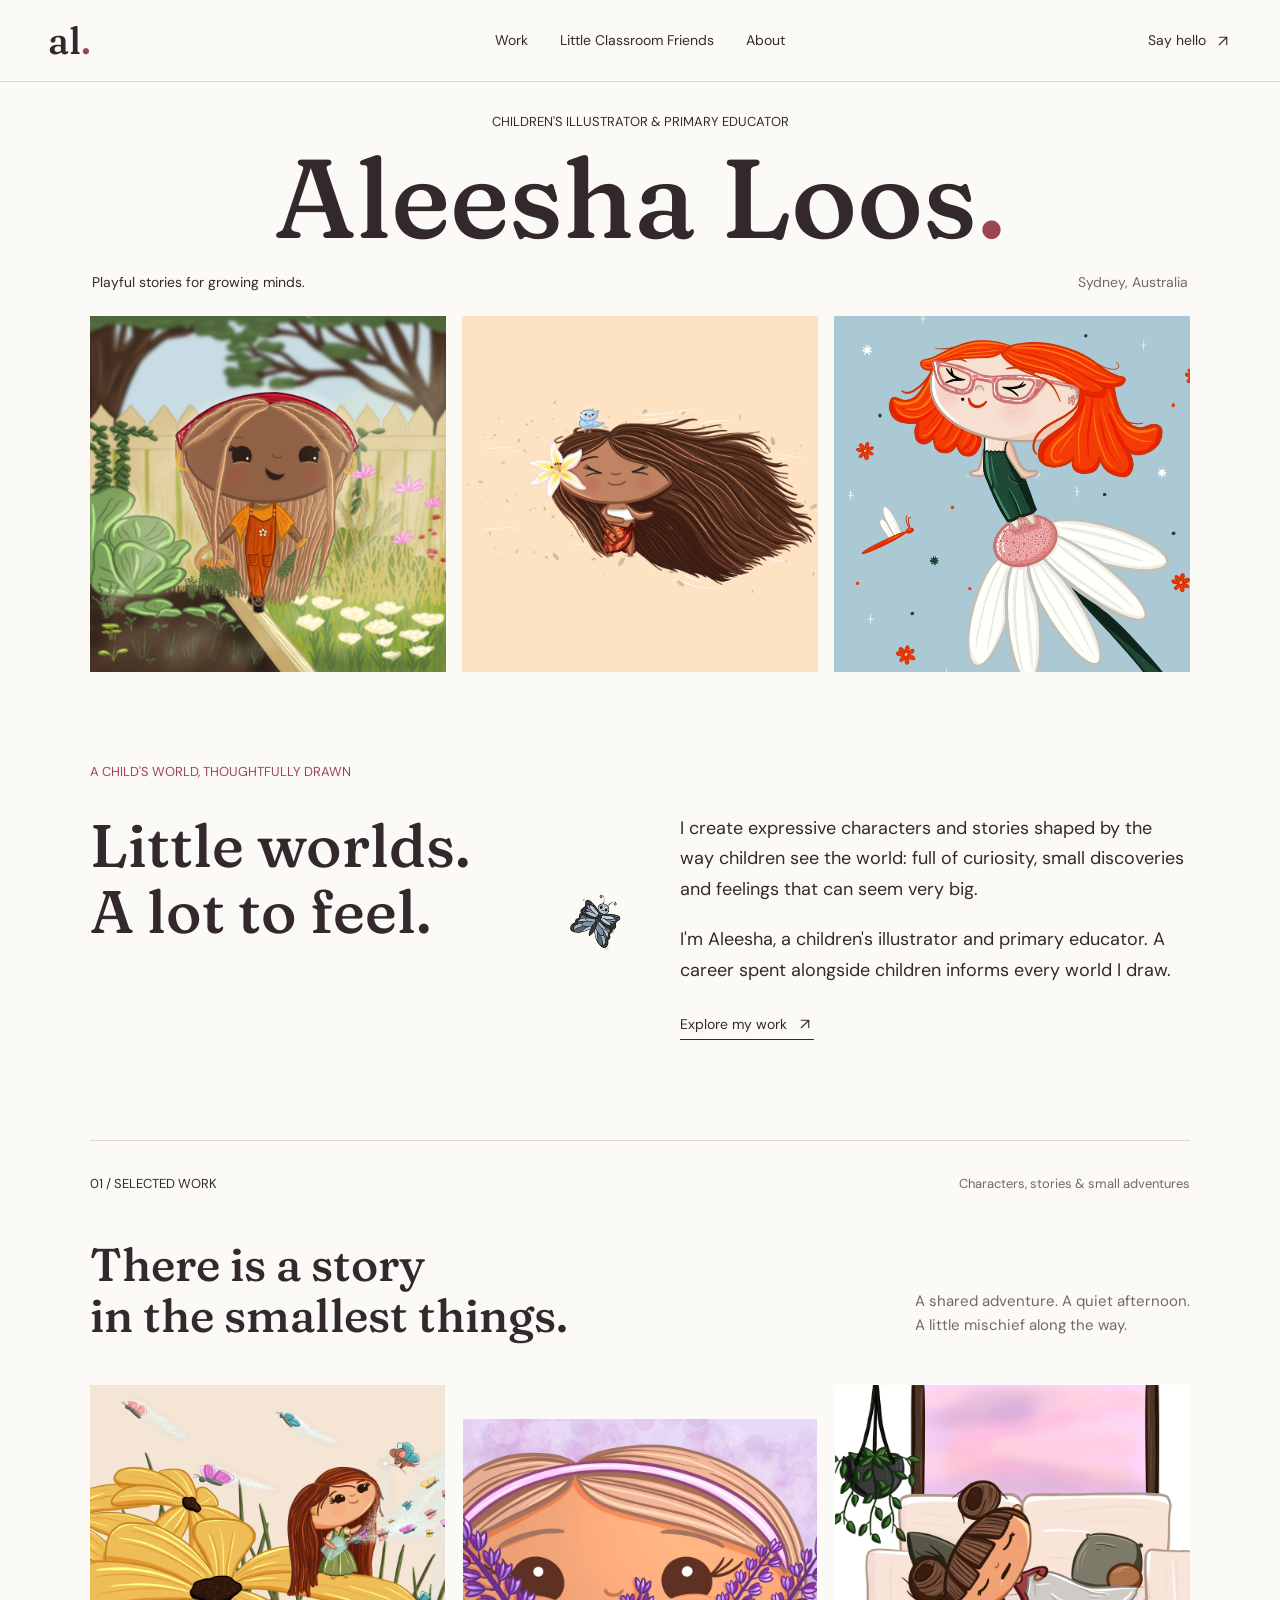
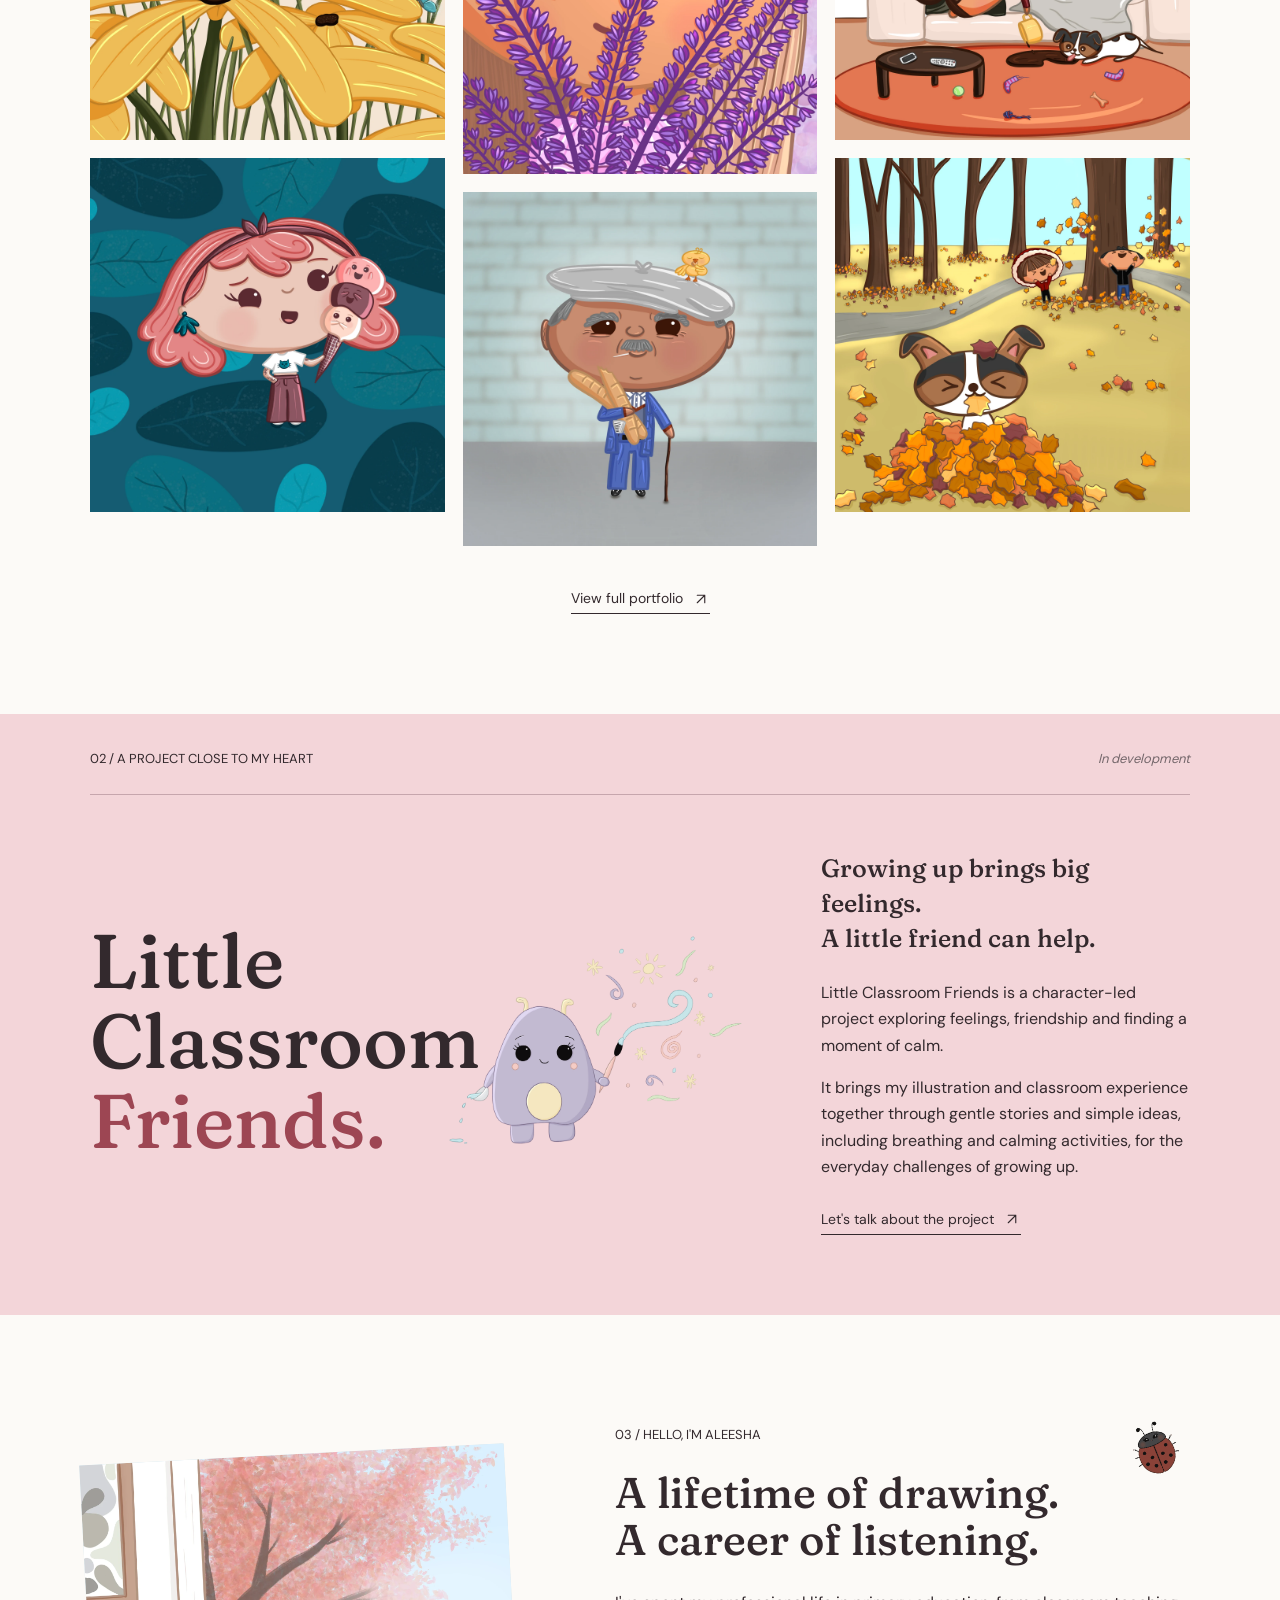
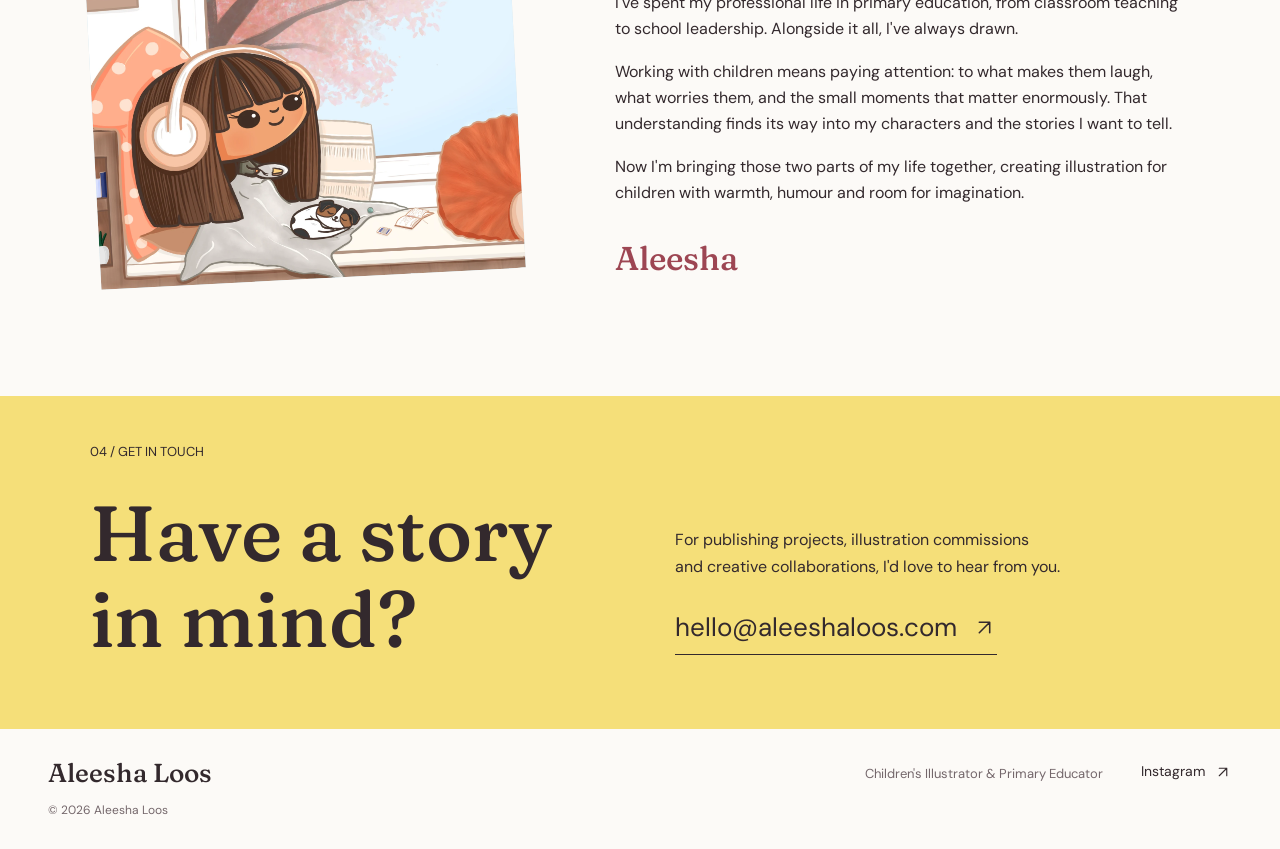
<file: index.html>
<!doctype html>
<html lang="en-AU">
<head>
  <meta charset="utf-8" />
  <meta name="viewport" content="width=device-width, initial-scale=1" />
  <meta name="theme-color" content="#fcfaf7" />
  <title>Aleesha Loos | Children's Illustrator &amp; Primary Educator</title>
  <meta name="description" content="Expressive characters and little worlds by Aleesha Loos, a Sydney-based children's illustrator and primary educator. Publishing projects and illustration commissions." />
  <link rel="icon" type="image/svg+xml" href="favicon.svg" />
  <link rel="preload" href="assets/fonts/fraunces-medium.ttf" as="font" type="font/ttf" crossorigin />
  <link rel="preload" href="assets/fonts/dm-sans-regular.ttf" as="font" type="font/ttf" crossorigin />
  <link rel="stylesheet" href="styles.css?v=20260913-3" />
  <script src="script.js?v=20260913-3" defer></script>
</head>
<body>
  <a class="skip-link" href="#main">Skip to content</a>
  <!-- Icons from Lucide, ISC licence. -->
  <svg class="icon-definitions" xmlns="http://www.w3.org/2000/svg" aria-hidden="true">
    <symbol id="arrow-up-right" viewBox="0 0 24 24"><path d="M7 7h10v10M7 17 17 7"/></symbol>
    <symbol id="chevron-left" viewBox="0 0 24 24"><path d="m15 18-6-6 6-6"/></symbol>
    <symbol id="chevron-right" viewBox="0 0 24 24"><path d="m9 18 6-6-6-6"/></symbol>
    <symbol id="close" viewBox="0 0 24 24"><path d="M18 6 6 18m0-12 12 12"/></symbol>
  </svg>
  <header class="site-header">
    <a href="#top" class="wordmark" aria-label="Aleesha Loos, home">al<span>.</span></a>
    <nav aria-label="Main navigation"><a href="#portfolio">Work</a><a href="#little-classroom-friends">Little Classroom Friends</a><a href="#about">About</a></nav>
    <a class="header-contact" href="#contact">Say hello <svg class="icon" aria-hidden="true"><use href="#arrow-up-right"/></svg></a>
  </header>
  <main id="main">
    <section class="opening" id="top" aria-labelledby="site-title">
      <div class="masthead">
        <p class="eyebrow">Children's Illustrator &amp; Primary Educator</p>
        <h1 id="site-title">Aleesha Loos<span class="name-period">.</span></h1>
        <div class="masthead-bottom"><p>Playful stories for growing minds.</p><p>Sydney, Australia</p></div>
      </div>
      <div class="opening-gallery"><figure class="work-item"><button type="button" class="art-button" aria-label="View garden illustration"><span class="art-window hero-art"><img src="assets/portfolio/hero-01.webp" alt="An illustrated child with long textured hair and an orange outfit walking through a garden." fetchpriority="high" decoding="async" /></span><span class="view-art" aria-hidden="true"><svg class="icon" aria-hidden="true"><use href="#arrow-up-right"/></svg></span></button></figure>
<figure class="work-item"><button type="button" class="art-button" aria-label="View breeze illustration"><span class="art-window hero-art"><img src="assets/portfolio/hero-02.webp" alt="A smiling illustrated girl with a flower tucked into her long hair as it blows in the breeze." fetchpriority="high" decoding="async" /></span><span class="view-art" aria-hidden="true"><svg class="icon" aria-hidden="true"><use href="#arrow-up-right"/></svg></span></button></figure>
<figure class="work-item"><button type="button" class="art-button" aria-label="View daisy illustration"><span class="art-window hero-art"><img src="assets/portfolio/hero-03.webp" alt="An orange-haired character in glasses balancing on the centre of a white daisy." fetchpriority="high" decoding="async" /></span><span class="view-art" aria-hidden="true"><svg class="icon" aria-hidden="true"><use href="#arrow-up-right"/></svg></span></button></figure></div>
    </section>
    <section class="introduction section-wrap" aria-labelledby="intro-title">
      <p class="eyebrow section-label">A child's world, thoughtfully drawn</p>
      <div class="intro-layout">
        <div class="intro-heading"><h2 id="intro-title">Little worlds.<br />A lot to feel.</h2><img class="page-detail page-detail-butterfly" src="assets/portfolio/detail-04.webp" alt="" aria-hidden="true" /></div>
        <div class="intro-copy">
          <p>I create expressive characters and stories shaped by the way children see the world: full of curiosity, small discoveries and feelings that can seem very big.</p>
          <p>I'm Aleesha, a children's illustrator and primary educator. A career spent alongside children informs every world I draw.</p>
          <a class="text-link" href="#portfolio">Explore my work <svg class="icon" aria-hidden="true"><use href="#arrow-up-right"/></svg></a>
        </div>
      </div>
    </section>
    <section class="selected-work section-wrap" id="portfolio" aria-labelledby="work-title">
      <div class="section-topline"><p class="eyebrow">01 / Selected work</p><p>Characters, stories &amp; small adventures</p></div>
      <div class="work-heading"><h2 id="work-title">There is a story<br />in the smallest things.</h2><p>A shared adventure. A quiet afternoon.<br />A little mischief along the way.</p></div>
      <div class="story-grid"><figure class="work-item"><button type="button" class="art-button" aria-label="View flower illustration"><span class="art-window portfolio-art"><img src="assets/portfolio/work-01.webp" alt="A small illustrated girl exploring among towering yellow flowers and drifting butterflies." loading="lazy" decoding="async" /></span><span class="view-art" aria-hidden="true"><svg class="icon" aria-hidden="true"><use href="#arrow-up-right"/></svg></span></button></figure>
<figure class="work-item"><button type="button" class="art-button" aria-label="View lavender illustration"><span class="art-window portfolio-art"><img src="assets/portfolio/work-02.webp" alt="A close portrait of a smiling child peeking through purple lavender stems." loading="lazy" decoding="async" /></span><span class="view-art" aria-hidden="true"><svg class="icon" aria-hidden="true"><use href="#arrow-up-right"/></svg></span></button></figure>
<figure class="work-item"><button type="button" class="art-button" aria-label="View quiet afternoon illustration"><span class="art-window portfolio-art"><img src="assets/portfolio/work-03.webp" alt="A character resting on a sofa beside a sleeping dog in a warm living room." loading="lazy" decoding="async" /></span><span class="view-art" aria-hidden="true"><svg class="icon" aria-hidden="true"><use href="#arrow-up-right"/></svg></span></button></figure>
<figure class="work-item"><button type="button" class="art-button" aria-label="View ice cream illustration"><span class="art-window portfolio-art"><img src="assets/portfolio/work-04.webp" alt="A cheerful pink-haired ice-cream seller carrying three smiling scoops." loading="lazy" decoding="async" /></span><span class="view-art" aria-hidden="true"><svg class="icon" aria-hidden="true"><use href="#arrow-up-right"/></svg></span></button></figure>
<figure class="work-item"><button type="button" class="art-button" aria-label="View baker illustration"><span class="art-window portfolio-art"><img src="assets/portfolio/work-05.webp" alt="A smiling neighbourhood baker carrying baguettes beneath a silver tray." loading="lazy" decoding="async" /></span><span class="view-art" aria-hidden="true"><svg class="icon" aria-hidden="true"><use href="#arrow-up-right"/></svg></span></button></figure>
<figure class="work-item"><button type="button" class="art-button" aria-label="View autumn illustration"><span class="art-window portfolio-art"><img src="assets/portfolio/work-06.webp" alt="A dog hiding in a heap of autumn leaves while two children play among the trees." loading="lazy" decoding="async" /></span><span class="view-art" aria-hidden="true"><svg class="icon" aria-hidden="true"><use href="#arrow-up-right"/></svg></span></button></figure></div>
      <div class="portfolio-more"><a class="text-link" href="portfolio/">View full portfolio <svg class="icon" aria-hidden="true"><use href="#arrow-up-right"/></svg></a></div>
    </section>
    <section class="friends-section" id="little-classroom-friends" aria-labelledby="friends-title">
      <div class="section-wrap friends-inner">
        <div class="section-topline"><p class="eyebrow">02 / A project close to my heart</p><p class="project-status">In development</p></div>
        <div class="friends-layout">
          <h2 id="friends-title">Little<br />Classroom<br /><span>Friends.</span></h2>
          <div class="friends-visual">
            <img class="friend-main" src="assets/portfolio/classroom-friends.webp" alt="A gentle purple classroom friend painting colourful curls in the air." loading="lazy" decoding="async" />
          </div>
          <div class="friends-copy">
            <p class="lead">Growing up brings big feelings.<br />A little friend can help.</p>
            <p>Little Classroom Friends is a character-led project exploring feelings, friendship and finding a moment of calm.</p>
            <p>It brings my illustration and classroom experience together through gentle stories and simple ideas, including breathing and calming activities, for the everyday challenges of growing up.</p>
            <a class="text-link" href="mailto:hello@aleeshaloos.com?subject=Little%20Classroom%20Friends">Let's talk about the project <svg class="icon" aria-hidden="true"><use href="#arrow-up-right"/></svg></a>
          </div>
        </div>
      </div>
    </section>
    <section class="about-section section-wrap" id="about" aria-labelledby="about-title">
      <div class="about-art"><figure><span class="art-window about-portrait"><img src="assets/portfolio/about-aleesha.webp" alt="An illustrated self-portrait of Aleesha wearing headphones and reading beside a window, with a small dog tucked under her arm." loading="lazy" decoding="async" /></span></figure></div>
      <div class="about-copy">
        <img class="page-detail page-detail-ladybird" src="assets/portfolio/detail-01.webp" alt="" aria-hidden="true" />
        <p class="eyebrow">03 / Hello, I'm Aleesha</p>
        <h2 id="about-title">A lifetime of drawing.<br />A career of listening.</h2>
        <p>I've spent my professional life in primary education, from classroom teaching to school leadership. Alongside it all, I've always drawn.</p>
        <p>Working with children means paying attention: to what makes them laugh, what worries them, and the small moments that matter enormously. That understanding finds its way into my characters and the stories I want to tell.</p>
        <p>Now I'm bringing those two parts of my life together, creating illustration for children with warmth, humour and room for imagination.</p>
        <p class="about-signature">Aleesha</p>
      </div>
    </section>
    <section class="contact-section" id="contact" aria-labelledby="contact-title">
      <div class="section-wrap contact-inner">
        <p class="eyebrow">04 / Get in touch</p>
        <h2 id="contact-title">Have a story<br />in mind?</h2>
        <div class="contact-details"><p>For publishing projects, illustration commissions<br class="desktop-break" /> and creative collaborations, I'd love to hear from you.</p><a class="email-link" href="mailto:hello@aleeshaloos.com">hello@aleeshaloos.com <svg class="icon" aria-hidden="true"><use href="#arrow-up-right"/></svg></a></div>
      </div>
    </section>
  </main>
  <footer class="site-footer">
    <a class="footer-name" href="#top">Aleesha Loos</a>
    <p>Children's Illustrator &amp; Primary Educator</p>
    <a class="text-link" href="https://www.instagram.com/leeshys_art/" target="_blank" rel="noopener noreferrer">Instagram <svg class="icon" aria-hidden="true"><use href="#arrow-up-right"/></svg></a>
    <p class="copyright">&copy; 2026 Aleesha Loos</p>
  </footer>
  <dialog class="art-dialog" aria-label="Artwork preview">
    <div class="dialog-toolbar"><div class="dialog-navigation"><button type="button" class="icon-button dialog-previous" aria-label="Previous illustration" title="Previous illustration"><svg class="icon" aria-hidden="true"><use href="#chevron-left"/></svg></button><span class="dialog-count" aria-live="polite"></span><button type="button" class="icon-button dialog-next" aria-label="Next illustration" title="Next illustration"><svg class="icon" aria-hidden="true"><use href="#chevron-right"/></svg></button></div><button type="button" class="icon-button dialog-close" aria-label="Close illustration" title="Close illustration"><svg class="icon" aria-hidden="true"><use href="#close"/></svg></button></div>
    <div class="dialog-art"></div>
    <div class="dialog-copy" hidden><h2 class="dialog-title"></h2><p class="dialog-description"></p></div>
  </dialog>
</body>
</html>
</file>
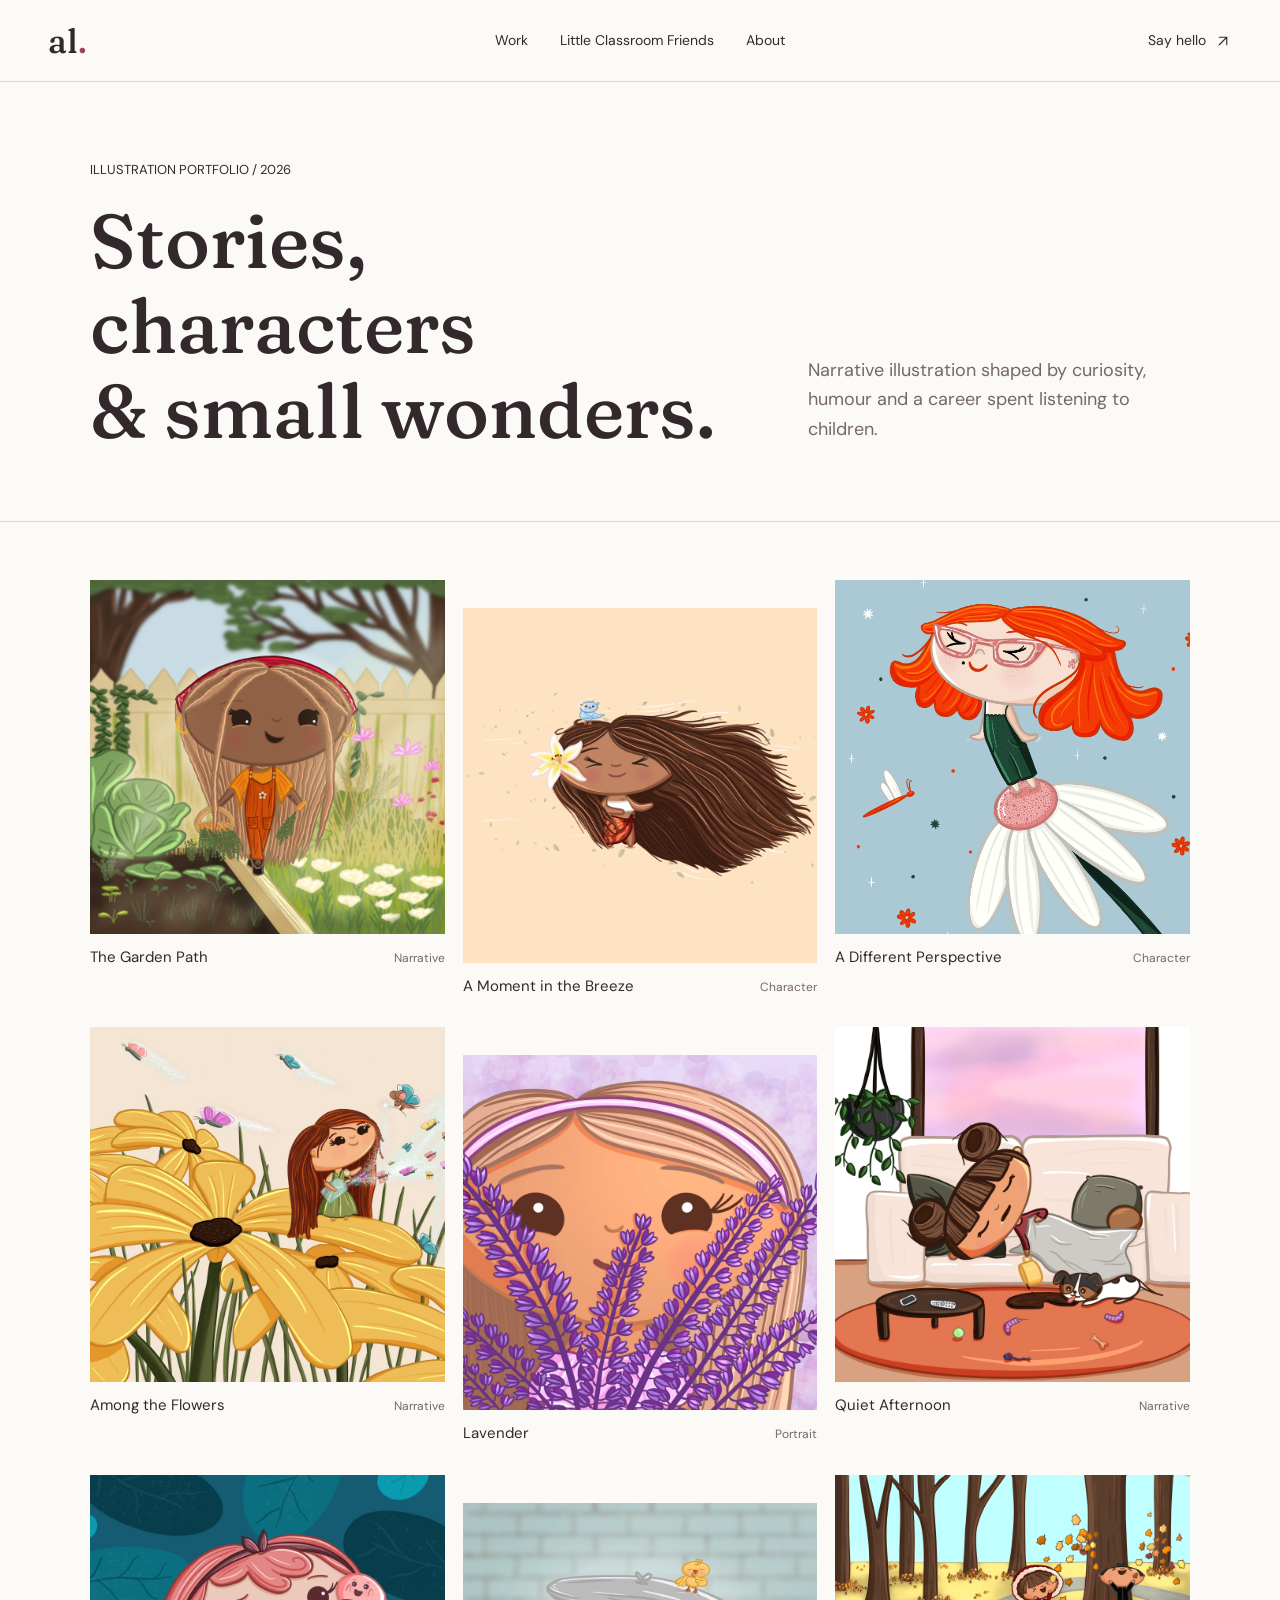
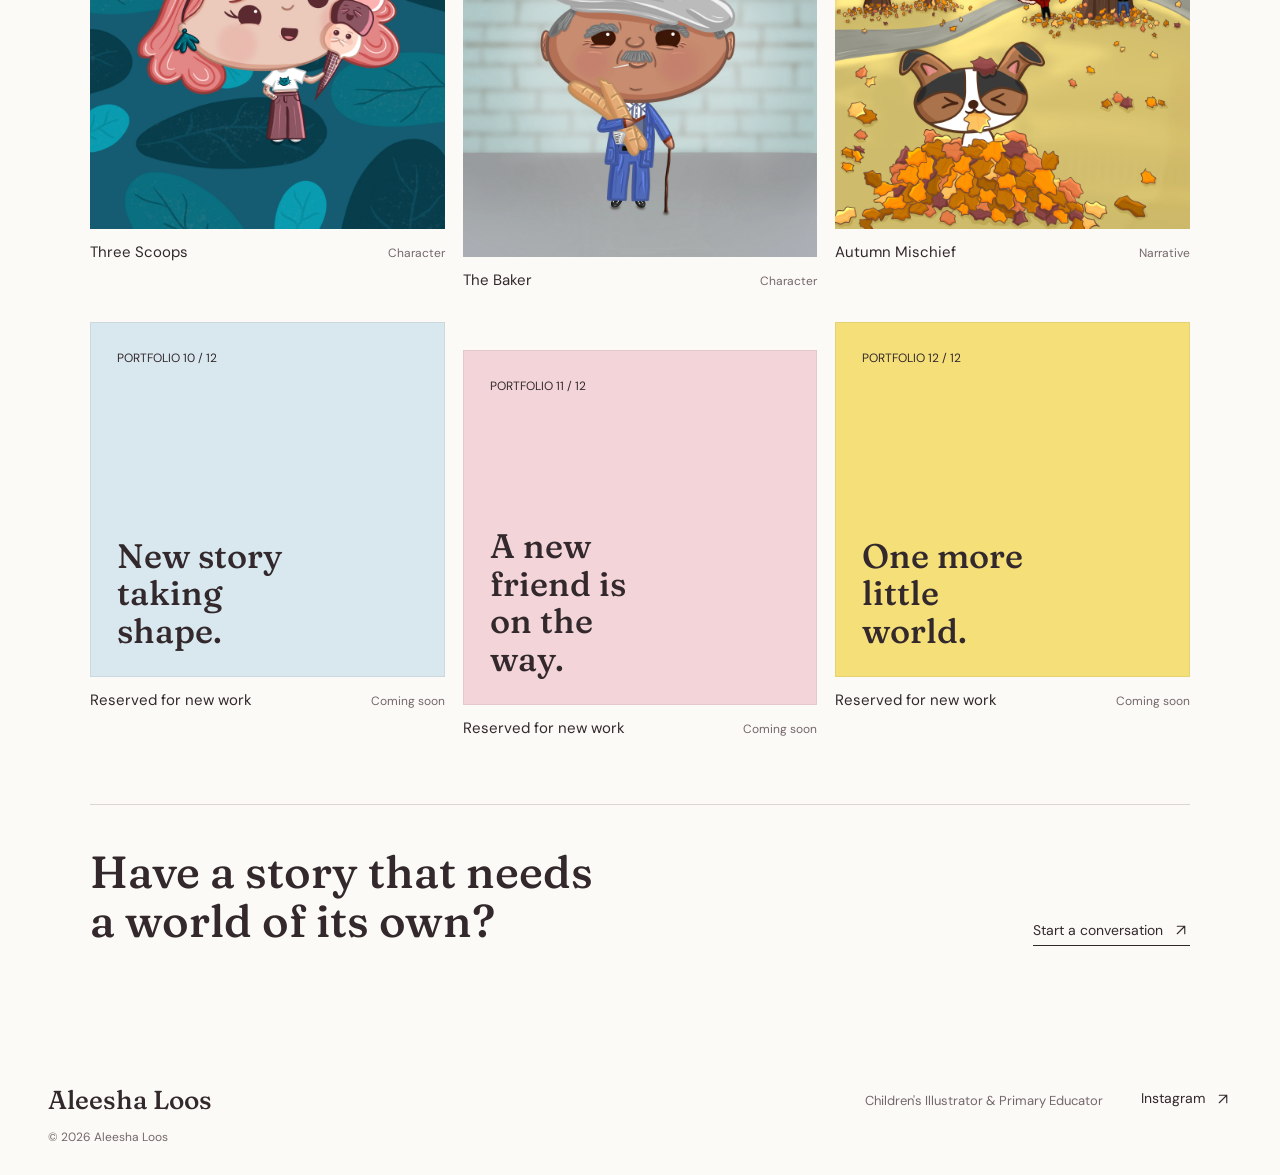
<file: portfolio/index.html>
<!doctype html>
<html lang="en-AU">
<head>
  <meta charset="utf-8" />
  <meta name="viewport" content="width=device-width, initial-scale=1" />
  <meta name="theme-color" content="#fcfaf7" />
  <title>Portfolio | Aleesha Loos</title>
  <meta name="description" content="Selected children's illustration, character work and narrative scenes by Sydney illustrator and primary educator Aleesha Loos." />
  <link rel="icon" type="image/svg+xml" href="../favicon.svg" />
  <link rel="stylesheet" href="../styles.css?v=20260913-3" />
  <script src="../script.js?v=20260913-3" defer></script>
</head>
<body>
  <a class="skip-link" href="#main">Skip to content</a>
  <svg class="icon-definitions" xmlns="http://www.w3.org/2000/svg" aria-hidden="true">
    <symbol id="arrow-up-right" viewBox="0 0 24 24"><path d="M7 7h10v10M7 17 17 7"/></symbol>
    <symbol id="chevron-left" viewBox="0 0 24 24"><path d="m15 18-6-6 6-6"/></symbol>
    <symbol id="chevron-right" viewBox="0 0 24 24"><path d="m9 18 6-6-6-6"/></symbol>
    <symbol id="close" viewBox="0 0 24 24"><path d="M18 6 6 18m0-12 12 12"/></symbol>
  </svg>
  <header class="site-header inner-header">
    <a href="../" class="wordmark" aria-label="Aleesha Loos, home">al<span>.</span></a>
    <nav aria-label="Main navigation"><a href="./" aria-current="page">Work</a><a href="../#little-classroom-friends">Little Classroom Friends</a><a href="../#about">About</a></nav>
    <a class="header-contact" href="../#contact">Say hello <svg class="icon" aria-hidden="true"><use href="#arrow-up-right"/></svg></a>
  </header>
  <main id="main">
    <section class="page-hero">
      <div class="section-wrap page-hero-grid">
        <div><p class="eyebrow">Illustration portfolio / 2026</p><h1>Stories, characters<br />&amp; small wonders.</h1></div>
        <p class="page-hero-copy">Narrative illustration shaped by curiosity, humour and a career spent listening to children.</p>
      </div>
    </section>
    <section class="portfolio-page section-wrap" aria-label="Selected illustration portfolio">
      <div class="portfolio-page-grid">
        <figure class="portfolio-entry"><button class="art-button" type="button" data-art-title="The Garden Path" data-art-description="A quiet character moment built around curiosity, texture and the invitation to look a little closer." aria-label="View The Garden Path"><span class="art-window portfolio-art"><img src="../assets/portfolio/hero-01.webp" alt="An illustrated child walking through a garden." /></span><span class="view-art" aria-hidden="true"><svg class="icon"><use href="#arrow-up-right"/></svg></span></button><figcaption class="portfolio-meta"><h2>The Garden Path</h2><p>Narrative</p></figcaption></figure>
        <figure class="portfolio-entry"><button class="art-button" type="button" data-art-title="A Moment in the Breeze" data-art-description="An expressive portrait exploring movement, stillness and the small sensory moments children notice." aria-label="View A Moment in the Breeze"><span class="art-window portfolio-art"><img src="../assets/portfolio/hero-02.webp" alt="A smiling illustrated girl with long hair blowing in the breeze." /></span><span class="view-art" aria-hidden="true"><svg class="icon"><use href="#arrow-up-right"/></svg></span></button><figcaption class="portfolio-meta"><h2>A Moment in the Breeze</h2><p>Character</p></figcaption></figure>
        <figure class="portfolio-entry"><button class="art-button" type="button" data-art-title="A Different Perspective" data-art-description="A playful study in scale, balance and finding delight in an unexpected point of view." aria-label="View A Different Perspective"><span class="art-window portfolio-art"><img src="../assets/portfolio/hero-03.webp" alt="An orange-haired character balancing on a daisy." /></span><span class="view-art" aria-hidden="true"><svg class="icon"><use href="#arrow-up-right"/></svg></span></button><figcaption class="portfolio-meta"><h2>A Different Perspective</h2><p>Character</p></figcaption></figure>
        <figure class="portfolio-entry"><button class="art-button" type="button" data-art-title="Among the Flowers" data-art-description="A small explorer moves through a larger-than-life garden, following colour, movement and possibility." aria-label="View Among the Flowers"><span class="art-window portfolio-art"><img src="../assets/portfolio/work-01.webp" alt="A small illustrated girl among towering yellow flowers." loading="lazy" /></span><span class="view-art" aria-hidden="true"><svg class="icon"><use href="#arrow-up-right"/></svg></span></button><figcaption class="portfolio-meta"><h2>Among the Flowers</h2><p>Narrative</p></figcaption></figure>
        <figure class="portfolio-entry"><button class="art-button" type="button" data-art-title="Lavender" data-art-description="A close character portrait framed by colour, pattern and the feeling of hiding somewhere beautiful." aria-label="View Lavender"><span class="art-window portfolio-art"><img src="../assets/portfolio/work-02.webp" alt="A smiling child peeking through lavender stems." loading="lazy" /></span><span class="view-art" aria-hidden="true"><svg class="icon"><use href="#arrow-up-right"/></svg></span></button><figcaption class="portfolio-meta"><h2>Lavender</h2><p>Portrait</p></figcaption></figure>
        <figure class="portfolio-entry"><button class="art-button" type="button" data-art-title="Quiet Afternoon" data-art-description="A warm domestic scene about companionship, comfort and the stories hidden inside ordinary afternoons." aria-label="View Quiet Afternoon"><span class="art-window portfolio-art"><img src="../assets/portfolio/work-03.webp" alt="A character resting on a sofa beside a sleeping dog." loading="lazy" /></span><span class="view-art" aria-hidden="true"><svg class="icon"><use href="#arrow-up-right"/></svg></span></button><figcaption class="portfolio-meta"><h2>Quiet Afternoon</h2><p>Narrative</p></figcaption></figure>
        <figure class="portfolio-entry"><button class="art-button" type="button" data-art-title="Three Scoops" data-art-description="A bright character-led piece bringing personality and a little theatrical energy to a familiar treat." aria-label="View Three Scoops"><span class="art-window portfolio-art"><img src="../assets/portfolio/work-04.webp" alt="A cheerful ice-cream seller carrying three smiling scoops." loading="lazy" /></span><span class="view-art" aria-hidden="true"><svg class="icon"><use href="#arrow-up-right"/></svg></span></button><figcaption class="portfolio-meta"><h2>Three Scoops</h2><p>Character</p></figcaption></figure>
        <figure class="portfolio-entry"><button class="art-button" type="button" data-art-title="The Baker" data-art-description="A friendly neighbourhood character study with warmth, humour and storytelling in the smallest details." aria-label="View The Baker"><span class="art-window portfolio-art"><img src="../assets/portfolio/work-05.webp" alt="A smiling neighbourhood baker carrying baguettes." loading="lazy" /></span><span class="view-art" aria-hidden="true"><svg class="icon"><use href="#arrow-up-right"/></svg></span></button><figcaption class="portfolio-meta"><h2>The Baker</h2><p>Character</p></figcaption></figure>
        <figure class="portfolio-entry"><button class="art-button" type="button" data-art-title="Autumn Mischief" data-art-description="A seasonal scene full of movement, friendship and the irresistible opportunity presented by a pile of leaves." aria-label="View Autumn Mischief"><span class="art-window portfolio-art"><img src="../assets/portfolio/work-06.webp" alt="A dog hiding in autumn leaves while two children play." loading="lazy" /></span><span class="view-art" aria-hidden="true"><svg class="icon"><use href="#arrow-up-right"/></svg></span></button><figcaption class="portfolio-meta"><h2>Autumn Mischief</h2><p>Narrative</p></figcaption></figure>
        <div class="portfolio-entry"><div class="portfolio-placeholder"><span>Portfolio 10 / 12</span><strong>New story taking shape.</strong></div><div class="portfolio-meta"><h2>Reserved for new work</h2><p>Coming soon</p></div></div>
        <div class="portfolio-entry"><div class="portfolio-placeholder pink"><span>Portfolio 11 / 12</span><strong>A new friend is on the way.</strong></div><div class="portfolio-meta"><h2>Reserved for new work</h2><p>Coming soon</p></div></div>
        <div class="portfolio-entry"><div class="portfolio-placeholder yellow"><span>Portfolio 12 / 12</span><strong>One more little world.</strong></div><div class="portfolio-meta"><h2>Reserved for new work</h2><p>Coming soon</p></div></div>
      </div>
      <div class="portfolio-close"><h2>Have a story that needs<br />a world of its own?</h2><a class="text-link" href="mailto:hello@aleeshaloos.com?subject=Illustration%20enquiry">Start a conversation <svg class="icon"><use href="#arrow-up-right"/></svg></a></div>
    </section>
  </main>
  <footer class="site-footer"><a class="footer-name" href="../">Aleesha Loos</a><p>Children's Illustrator &amp; Primary Educator</p><a class="text-link" href="https://www.instagram.com/leeshys_art/" target="_blank" rel="noopener noreferrer">Instagram <svg class="icon"><use href="#arrow-up-right"/></svg></a><p class="copyright">&copy; 2026 Aleesha Loos</p></footer>
  <dialog class="art-dialog" aria-label="Artwork preview"><div class="dialog-toolbar"><div class="dialog-navigation"><button type="button" class="icon-button dialog-previous" aria-label="Previous illustration"><svg class="icon"><use href="#chevron-left"/></svg></button><span class="dialog-count" aria-live="polite"></span><button type="button" class="icon-button dialog-next" aria-label="Next illustration"><svg class="icon"><use href="#chevron-right"/></svg></button></div><button type="button" class="icon-button dialog-close" aria-label="Close illustration"><svg class="icon"><use href="#close"/></svg></button></div><div class="dialog-art"></div><div class="dialog-copy" hidden><h2 class="dialog-title"></h2><p class="dialog-description"></p></div></dialog>
</body>
</html>
</file>
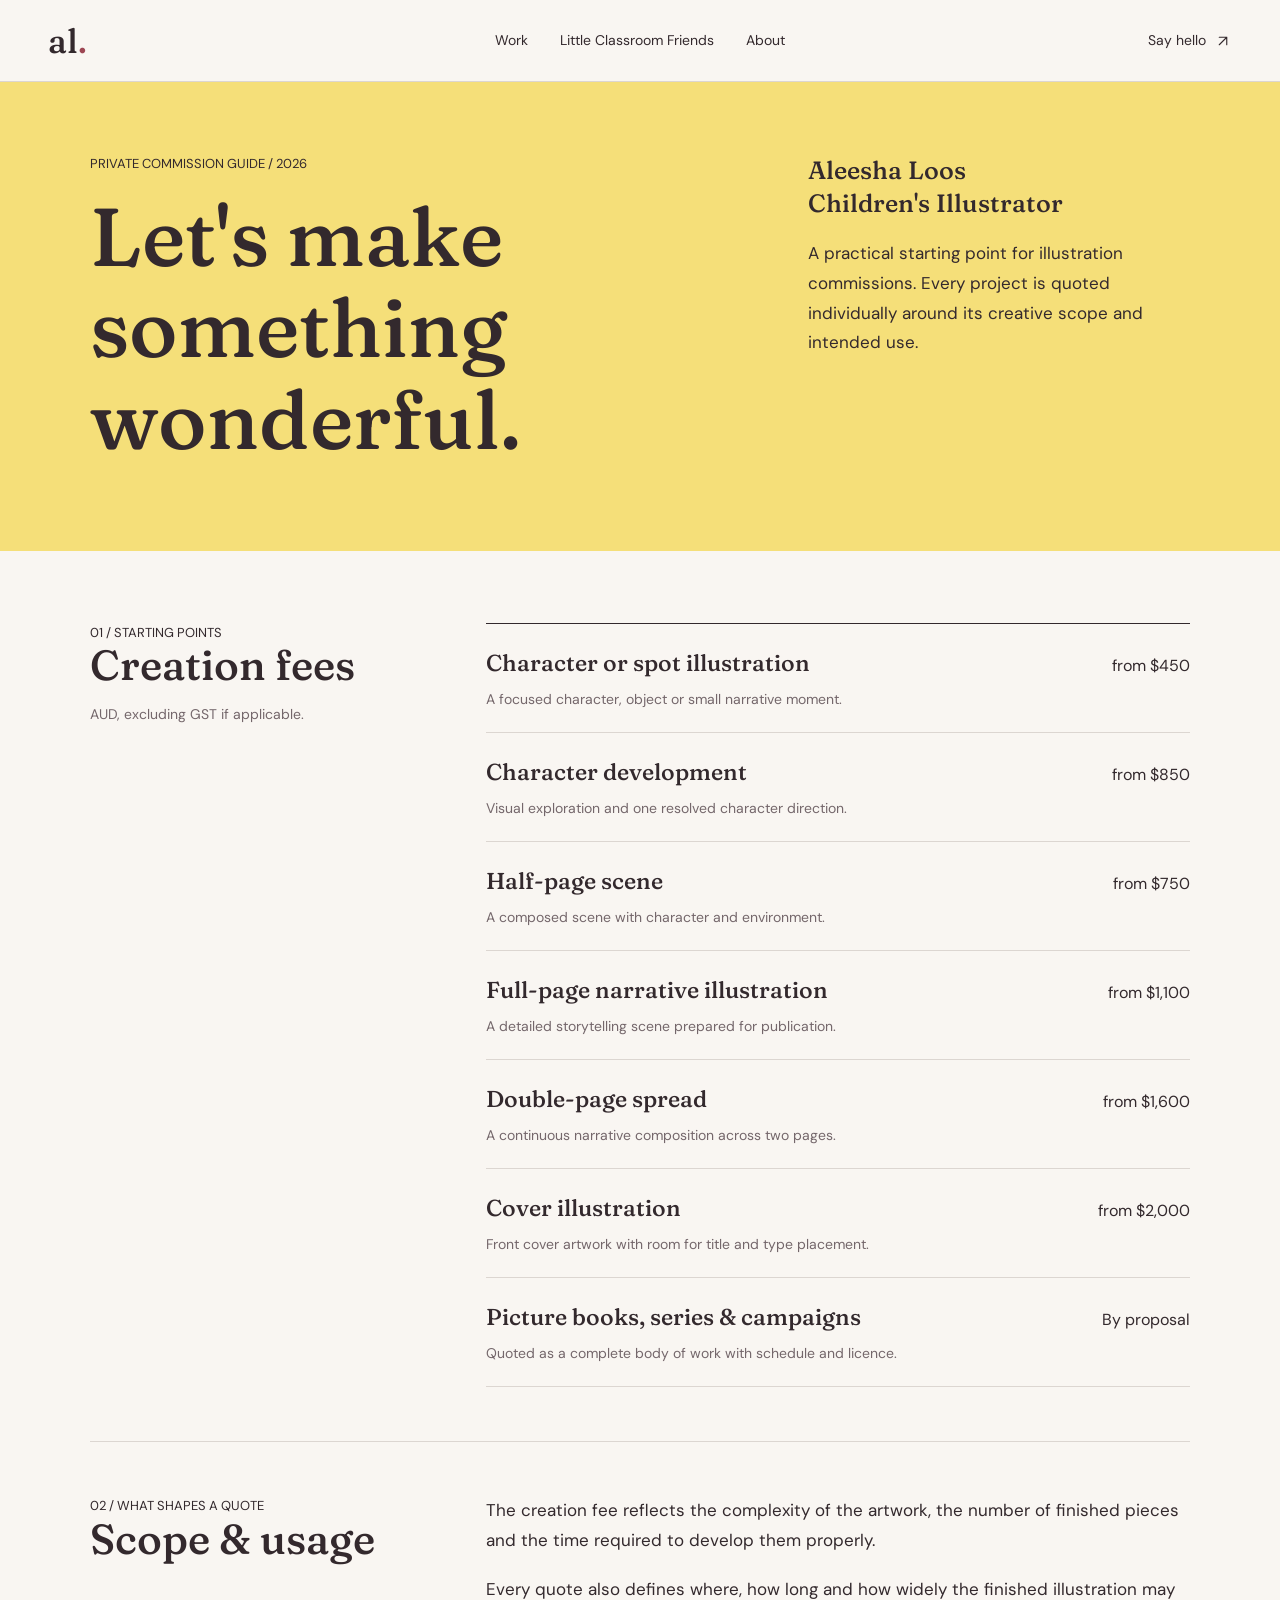
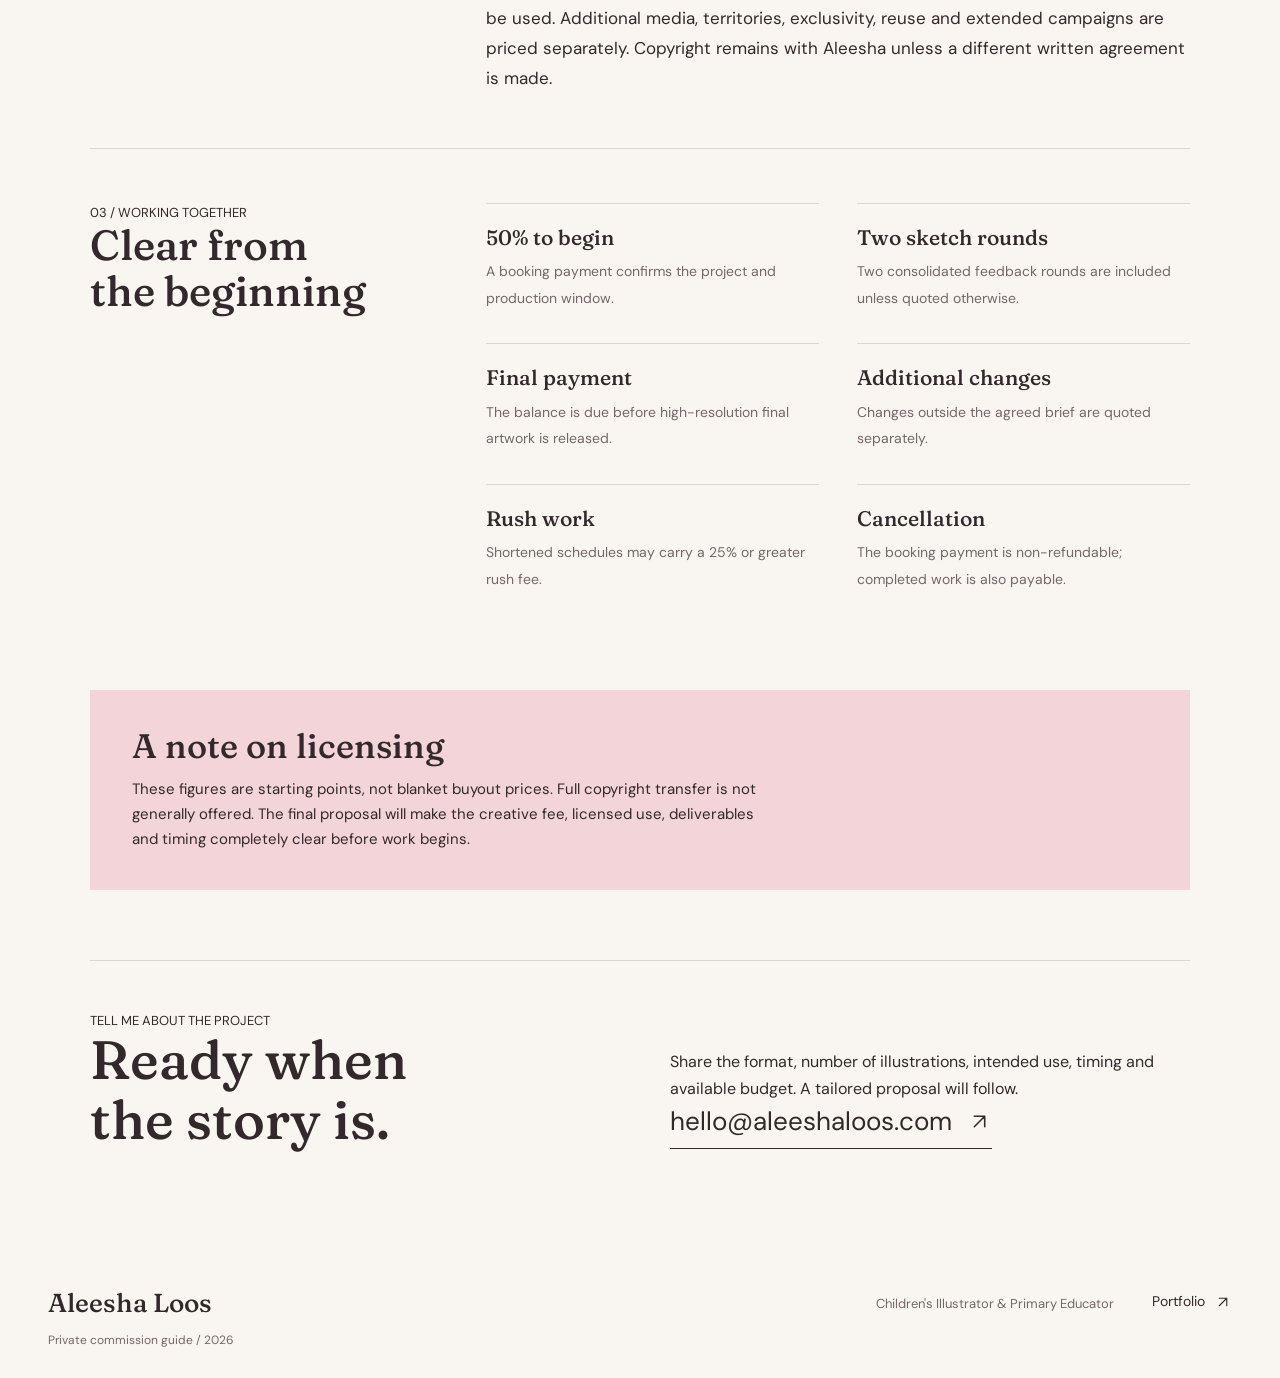
<file: rates/index.html>
<!doctype html>
<html lang="en-AU">
<head>
  <meta charset="utf-8" />
  <meta name="viewport" content="width=device-width, initial-scale=1" />
  <meta name="theme-color" content="#f5df79" />
  <meta name="robots" content="noindex, nofollow, noarchive" />
  <title>Commission Guide | Aleesha Loos</title>
  <meta name="description" content="Private 2026 illustration commission guide for Aleesha Loos." />
  <link rel="icon" type="image/svg+xml" href="../favicon.svg" />
  <link rel="stylesheet" href="../styles.css?v=20260913-3" />
</head>
<body class="rates-body">
  <a class="skip-link" href="#main">Skip to content</a>
  <svg class="icon-definitions" xmlns="http://www.w3.org/2000/svg" aria-hidden="true"><symbol id="arrow-up-right" viewBox="0 0 24 24"><path d="M7 7h10v10M7 17 17 7"/></symbol></svg>
  <header class="site-header inner-header"><a href="../" class="wordmark" aria-label="Aleesha Loos, home">al<span>.</span></a><nav aria-label="Main navigation"><a href="../portfolio/">Work</a><a href="../#little-classroom-friends">Little Classroom Friends</a><a href="../#about">About</a></nav><a class="header-contact" href="mailto:hello@aleeshaloos.com">Say hello <svg class="icon"><use href="#arrow-up-right"/></svg></a></header>
  <main id="main">
    <section class="rates-hero"><div class="section-wrap page-hero-grid"><div><p class="eyebrow">Private commission guide / 2026</p><h1>Let's make<br />something wonderful.</h1></div><div><p class="rates-stamp">Aleesha Loos<br />Children's Illustrator</p><p class="rates-intro">A practical starting point for illustration commissions. Every project is quoted individually around its creative scope and intended use.</p></div></div></section>
    <div class="rates-content section-wrap">
      <section class="rates-section"><div><p class="eyebrow">01 / Starting points</p><h2>Creation fees</h2><p class="rates-section-lead">AUD, excluding GST if applicable.</p></div><div class="rate-list">
        <div class="rate-row"><div><h3>Character or spot illustration</h3><p>A focused character, object or small narrative moment.</p></div><strong>from $450</strong></div>
        <div class="rate-row"><div><h3>Character development</h3><p>Visual exploration and one resolved character direction.</p></div><strong>from $850</strong></div>
        <div class="rate-row"><div><h3>Half-page scene</h3><p>A composed scene with character and environment.</p></div><strong>from $750</strong></div>
        <div class="rate-row"><div><h3>Full-page narrative illustration</h3><p>A detailed storytelling scene prepared for publication.</p></div><strong>from $1,100</strong></div>
        <div class="rate-row"><div><h3>Double-page spread</h3><p>A continuous narrative composition across two pages.</p></div><strong>from $1,600</strong></div>
        <div class="rate-row"><div><h3>Cover illustration</h3><p>Front cover artwork with room for title and type placement.</p></div><strong>from $2,000</strong></div>
        <div class="rate-row"><div><h3>Picture books, series &amp; campaigns</h3><p>Quoted as a complete body of work with schedule and licence.</p></div><strong>By proposal</strong></div>
      </div></section>
      <section class="rates-section"><div><p class="eyebrow">02 / What shapes a quote</p><h2>Scope &amp; usage</h2></div><div class="guide-copy"><p>The creation fee reflects the complexity of the artwork, the number of finished pieces and the time required to develop them properly.</p><p>Every quote also defines where, how long and how widely the finished illustration may be used. Additional media, territories, exclusivity, reuse and extended campaigns are priced separately. Copyright remains with Aleesha unless a different written agreement is made.</p></div></section>
      <section class="rates-section"><div><p class="eyebrow">03 / Working together</p><h2>Clear from the beginning</h2></div><ul class="guide-points">
        <li><strong>50% to begin</strong><span>A booking payment confirms the project and production window.</span></li>
        <li><strong>Two sketch rounds</strong><span>Two consolidated feedback rounds are included unless quoted otherwise.</span></li>
        <li><strong>Final payment</strong><span>The balance is due before high-resolution final artwork is released.</span></li>
        <li><strong>Additional changes</strong><span>Changes outside the agreed brief are quoted separately.</span></li>
        <li><strong>Rush work</strong><span>Shortened schedules may carry a 25% or greater rush fee.</span></li>
        <li><strong>Cancellation</strong><span>The booking payment is non-refundable; completed work is also payable.</span></li>
      </ul></section>
      <div class="rates-note"><h2>A note on licensing</h2><p>These figures are starting points, not blanket buyout prices. Full copyright transfer is not generally offered. The final proposal will make the creative fee, licensed use, deliverables and timing completely clear before work begins.</p></div>
      <section class="rates-cta"><div><p class="eyebrow">Tell me about the project</p><h2>Ready when<br />the story is.</h2></div><div><p>Share the format, number of illustrations, intended use, timing and available budget. A tailored proposal will follow.</p><a class="email-link" href="mailto:hello@aleeshaloos.com?subject=Illustration%20commission">hello@aleeshaloos.com <svg class="icon"><use href="#arrow-up-right"/></svg></a></div></section>
    </div>
  </main>
  <footer class="site-footer"><a class="footer-name" href="../">Aleesha Loos</a><p>Children's Illustrator &amp; Primary Educator</p><a class="text-link" href="../portfolio/">Portfolio <svg class="icon"><use href="#arrow-up-right"/></svg></a><p class="copyright">Private commission guide / 2026</p></footer>
</body>
</html>
</file>
<file: styles.css>
@font-face{font-family:Fraunces;src:url('assets/fonts/fraunces-medium.ttf') format('truetype');font-style:normal;font-weight:500;font-display:swap}
@font-face{font-family:'DM Sans';src:url('assets/fonts/dm-sans-regular.ttf') format('truetype');font-style:normal;font-weight:400;font-display:swap}
:root{--paper:#fcfaf7;--ink:#33292d;--muted:#74676b;--line:#dcd6d1;--rose:#9d4653;--pink:#f3d5d9;--blue:#d8e8ee;--yellow:#f5df79;--serif:Fraunces,Georgia,serif;--sans:'DM Sans',Arial,sans-serif}
*{box-sizing:border-box}
html{scroll-behavior:smooth;scroll-padding-top:96px}
body{margin:0;background:var(--paper);color:var(--ink);font-family:var(--sans);font-size:16px;line-height:1.65;letter-spacing:0;-webkit-font-smoothing:antialiased}
body.dialog-open{overflow:hidden}
button,a{-webkit-tap-highlight-color:transparent}
a{color:inherit;text-decoration:none}
button{font:inherit;color:inherit}
button:focus-visible,a:focus-visible{outline:2px solid var(--rose);outline-offset:6px}
::selection{background:var(--pink);color:var(--ink)}
p,h1,h2,h3,figure{margin:0}
h1,h2{font-family:var(--serif);font-weight:500;line-height:1.1;text-wrap:balance}
p{max-width:65ch}
.icon{width:22px;height:22px;fill:none;stroke:currentColor;stroke-width:1.5;stroke-linecap:round;stroke-linejoin:round;flex-shrink:0}
.icon-definitions{position:absolute;width:0;height:0;overflow:hidden}
.skip-link{position:fixed;top:8px;left:16px;padding:10px 16px;background:var(--ink);color:white;z-index:20;transform:translateY(-180%)}
.skip-link:focus{transform:translateY(0)}
.site-header{position:relative;z-index:5;min-height:82px;max-width:1440px;margin:auto;padding:12px 48px;display:grid;grid-template-columns:1fr auto 1fr;align-items:center;gap:24px;border-bottom:1px solid var(--line)}
.wordmark{font-family:var(--serif);font-size:38px;line-height:1;justify-self:start}
.wordmark span{color:var(--rose)}
nav{display:flex;align-items:center;gap:32px;font-size:14px}
nav a,.header-contact{position:relative}
nav a:after{content:'';position:absolute;height:1px;background:currentColor;left:0;right:0;bottom:-4px;transform:scaleX(0);transform-origin:left;transition:transform .2s}
nav a:hover:after,nav a[aria-current='location']:after{transform:scaleX(1)}
.header-contact{display:flex;gap:8px;align-items:center;justify-self:end;font-size:14px}
.header-contact .icon{width:18px;height:18px}
.masthead{max-width:1100px;margin:auto;padding:30px 0 22px;text-align:center}
.eyebrow{font-size:13px;line-height:1.5;text-transform:uppercase}
.masthead .eyebrow{margin:auto}
h1{font-size:112px;margin:3px 0 11px;line-height:1.12}
.name-period{color:var(--rose)}
.masthead-bottom{display:flex;justify-content:space-between;font-size:14px;padding:0 2px}
.masthead-bottom p:last-child{color:var(--muted)}
.opening-gallery{max-width:1100px;margin:0 auto;display:grid;grid-template-columns:repeat(3,minmax(0,1fr));gap:16px}
.art-window{display:block;position:relative;overflow:hidden;width:100%;background:var(--blue);isolation:isolate}
.art-window img{position:absolute;inset:0;width:100%;height:100%;object-fit:cover;display:block;pointer-events:none}
.hero-art,.portfolio-art{aspect-ratio:1/1}
.about-portrait{aspect-ratio:1/1}
.art-button{display:block;position:relative;width:100%;border:0;padding:0;background:transparent;text-align:left;cursor:zoom-in}
.view-art{display:grid;place-items:center;position:absolute;right:16px;bottom:16px;width:38px;height:38px;background:var(--paper);border-radius:50%;opacity:0;transform:translateY(5px);transition:opacity .2s,transform .2s}
.art-button:hover .view-art,.art-button:focus-visible .view-art{opacity:1;transform:translateY(0)}
.section-wrap{width:calc(100% - 96px);max-width:1100px;margin-inline:auto}
.introduction{position:relative;padding:90px 0 100px}
.page-detail{position:absolute;z-index:1;height:auto;pointer-events:none}
.intro-heading{position:relative;min-width:0}
.page-detail-butterfly{width:48px;right:-22px;top:36%;transform:rotate(28deg)}
.section-label{margin-bottom:30px;color:var(--rose)}
.intro-layout{display:grid;grid-template-columns:1fr 1fr;gap:80px}
.intro-layout h2{font-size:60px}
.intro-copy{font-size:18px;line-height:1.7;padding-top:1px}
.intro-copy p+p{margin-top:20px}
.text-link{display:inline-flex;align-items:center;gap:9px;font-size:14px;border-bottom:1px solid var(--ink);padding-bottom:4px;line-height:1.5}
.text-link .icon{width:18px;height:18px;transition:transform .2s}
.text-link:hover .icon,.header-contact:hover .icon{transform:translate(2px,-2px)}
.intro-copy .text-link{margin-top:28px}
.selected-work{position:relative;padding:32px 0 100px;border-top:1px solid var(--line)}
.section-topline{display:flex;justify-content:space-between;align-items:baseline;gap:24px}
.section-topline>p:last-child{font-size:13px;color:var(--muted)}
.work-heading{display:flex;justify-content:space-between;align-items:flex-end;gap:40px;margin:46px 0 44px}
.work-heading h2{font-size:46px}
.work-heading>p{font-size:15px;color:var(--muted);max-width:330px;padding-bottom:3px}
.story-grid{display:grid;grid-template-columns:repeat(3,minmax(0,1fr));gap:18px}
.story-grid .work-item:nth-child(2),.story-grid .work-item:nth-child(5){transform:translateY(34px)}
.portfolio-more{display:flex;justify-content:center;margin-top:76px}
.friends-section{background:var(--pink);position:relative}
.friends-inner{position:relative;padding:34px 0 80px}
.friends-inner .section-topline{padding-bottom:24px;border-bottom:1px solid #c6a6ad}
.project-status{font-style:italic}
.friends-layout{display:grid;grid-template-columns:.82fr 1fr 1.08fr;gap:54px;align-items:center;padding-top:52px}
.friends-layout>*{min-width:0}
.friends-layout h2{font-size:76px;line-height:1.05}
.friends-layout h2 span{color:var(--rose)}
.friends-visual{position:relative;aspect-ratio:1/1;display:grid;place-items:center}
.friend-main{position:relative;z-index:2;width:94%;height:auto;display:block}
.friends-copy{padding-top:4px}
.friends-copy .lead{font-family:var(--serif);font-size:25px;line-height:1.4;margin-bottom:24px}
.friends-copy p+p{margin-top:16px}
.friends-copy .text-link{margin-top:28px}
.about-section{display:grid;grid-template-columns:.85fr 1.15fr;gap:100px;align-items:center;padding:110px 0}
.about-art{padding:22px 0 0}
.about-art figure{transform:rotate(-3deg)}
.about-copy h2{font-size:43px;margin:25px 0 26px}
.about-copy{position:relative}
.page-detail-ladybird{width:48px;right:2%;top:-4px;transform:rotate(-22deg)}
.about-copy>p:not(.eyebrow):not(.about-signature){margin-top:16px}
.about-copy .about-signature{font-family:var(--serif);color:var(--rose);font-size:33px;margin-top:25px}
.contact-section{background:var(--yellow)}
.contact-inner{padding:46px 0 66px;display:grid;grid-template-columns:1fr 1fr;column-gap:70px}
.contact-inner>.eyebrow{grid-column:1/-1;margin-bottom:30px}
.contact-inner h2{font-size:78px}
.contact-details{align-self:end;padding-bottom:8px}
.contact-details>p{font-size:16px;margin-bottom:28px}
.email-link{font-size:26px;line-height:1.5;display:inline-flex;align-items:center;gap:15px;border-bottom:1px solid var(--ink);padding-bottom:7px;overflow-wrap:anywhere}
.email-link .icon{width:25px;height:25px}
.site-footer{max-width:1440px;padding:28px 48px;display:grid;grid-template-columns:1fr auto auto;gap:10px 38px;align-items:center;margin:auto}
.footer-name{font-family:var(--serif);font-size:26px;line-height:1.3}
.site-footer>p{font-size:13px;color:var(--muted)}
.site-footer>.text-link{border:0;justify-self:end}
.site-footer .copyright{grid-column:1/-1;font-size:12px}
.art-dialog{padding:14px 18px 18px;border:0;background:var(--paper);color:var(--ink);max-width:calc(100% - 24px);max-height:calc(100dvh - 24px);width:max-content;margin:auto;overflow:auto}
.art-dialog::backdrop{background:rgb(30 25 28 / 88%)}
.dialog-toolbar{display:flex;align-items:center;justify-content:space-between;margin-bottom:10px;font-size:14px}
.dialog-navigation{display:flex;align-items:center;gap:2px}
.dialog-count{min-width:48px;text-align:center;color:var(--muted);font-size:12px}
.icon-button{display:grid;place-items:center;flex-shrink:0;background:transparent;border:0;width:44px;height:44px;cursor:pointer}
.icon-button:hover{background:var(--pink)}
.dialog-art{width:min(600px,calc(100vw - 60px),calc((100dvh - 110px) * .8))}
.dialog-copy{max-width:600px;padding:16px 4px 3px;border-top:1px solid var(--line)}
.dialog-copy h2{font-size:27px;margin-bottom:7px}
.dialog-copy p{color:var(--muted);font-size:14px}

/* Portfolio */
.inner-header .wordmark{font-size:34px}
.page-hero{padding:78px 0 68px;border-bottom:1px solid var(--line)}
.page-hero-grid{display:grid;grid-template-columns:1.25fr .75fr;gap:80px;align-items:end}
.page-hero h1{font-size:76px;margin:18px 0 0;max-width:900px}
.page-hero-copy{font-size:18px;color:var(--muted);padding-bottom:8px}
.portfolio-page{padding:58px 0 110px}
.portfolio-page-grid{display:grid;grid-template-columns:repeat(3,minmax(0,1fr));gap:58px 18px}
.portfolio-entry:nth-child(3n+2){transform:translateY(28px)}
.portfolio-meta{padding-top:13px;display:flex;justify-content:space-between;gap:18px;align-items:baseline}
.portfolio-meta h2{font-family:var(--sans);font-size:15px;line-height:1.4;font-weight:400}
.portfolio-meta p{color:var(--muted);font-size:12px;white-space:nowrap}
.portfolio-placeholder{aspect-ratio:1/1;display:flex;flex-direction:column;justify-content:space-between;padding:26px;background:var(--blue);border:1px solid rgb(51 41 45 / 8%)}
.portfolio-placeholder.pink{background:var(--pink)}
.portfolio-placeholder.yellow{background:var(--yellow)}
.portfolio-placeholder span{font-size:12px;text-transform:uppercase}
.portfolio-placeholder strong{font-family:var(--serif);font-weight:500;font-size:34px;line-height:1.1;max-width:8ch}
.portfolio-close{margin-top:92px;padding-top:42px;border-top:1px solid var(--line);display:flex;justify-content:space-between;gap:40px;align-items:end}
.portfolio-close h2{font-size:45px}

/* Commission guide */
.rates-body{background:#f9f6f2}
.rates-hero{padding:72px 0 74px;background:var(--yellow)}
.rates-hero .page-hero-grid{align-items:start}
.rates-hero h1{font-size:82px;margin-top:17px}
.rates-stamp{font-family:var(--serif);font-size:25px;line-height:1.3;margin-bottom:20px}
.rates-intro{font-size:17px;line-height:1.75}
.rates-content{padding:72px 0 110px}
.rates-section{display:grid;grid-template-columns:.62fr 1.38fr;gap:80px;padding:54px 0;border-top:1px solid var(--line)}
.rates-section:first-child{padding-top:0;border-top:0}
.rates-section h2{font-size:42px}
.rates-section-lead{color:var(--muted);font-size:14px;margin-top:14px}
.rate-list{border-top:1px solid var(--ink)}
.rate-row{display:grid;grid-template-columns:1fr auto;gap:30px;padding:21px 0;border-bottom:1px solid var(--line);align-items:baseline}
.rate-row h3{font-family:var(--serif);font-size:23px;font-weight:500}
.rate-row p{font-size:14px;color:var(--muted);margin-top:5px}
.rate-row strong{font-weight:400;font-size:16px;white-space:nowrap}
.guide-copy{font-size:17px;line-height:1.75}
.guide-copy p+p{margin-top:19px}
.guide-points{display:grid;grid-template-columns:1fr 1fr;gap:16px 38px;list-style:none;padding:0;margin:0}
.guide-points li{padding:16px 0;border-top:1px solid var(--line)}
.guide-points strong{display:block;font-family:var(--serif);font-size:21px;font-weight:500;margin-bottom:4px}
.guide-points span{font-size:14px;color:var(--muted)}
.rates-note{background:var(--pink);padding:38px 42px;margin-top:28px}
.rates-note h2{font-size:34px;margin-bottom:12px}
.rates-note p{font-size:15px}
.rates-cta{margin-top:70px;padding:50px 0 0;border-top:1px solid var(--line);display:grid;grid-template-columns:1fr 1fr;gap:60px;align-items:end}
.rates-cta h2{font-size:54px}
@media(min-width:1000px) and (max-height:820px){.masthead,.opening-gallery{max-width:930px}.masthead{padding-top:22px}h1{font-size:94px}.site-header{min-height:70px}.introduction{padding-top:66px}}
@media(min-width:1600px){.masthead,.opening-gallery{max-width:1180px}.introduction{padding-top:80px}}
@media(max-width:1199px){.masthead,.opening-gallery{width:calc(100% - 96px)}h1{font-size:94px}.intro-layout,.friends-layout{gap:48px}.friends-layout h2{font-size:64px}.about-section{gap:55px}.about-copy h2{font-size:38px}.contact-inner h2{font-size:66px}.email-link{font-size:22px}}
@media(max-width:850px){.site-header{padding-inline:28px;gap:20px}nav{gap:20px}.masthead,.opening-gallery,.section-wrap{width:calc(100% - 56px)}h1{font-size:80px}.masthead{padding-top:24px}.opening-gallery{gap:12px}.introduction{padding:64px 0 72px}.intro-layout{gap:32px}.intro-layout h2{font-size:46px}.intro-copy{font-size:16px}.work-heading h2{font-size:36px}.work-heading>p{max-width:230px;font-size:14px}.story-grid{gap:14px}.friends-layout{grid-template-columns:.9fr 1.1fr;gap:35px}.friends-layout h2{grid-column:1/-1;font-size:52px}.friends-copy .lead{font-size:22px}.about-section{gap:36px;padding:80px 0}.about-copy h2{font-size:31px}.contact-inner{gap:24px}.contact-inner h2{font-size:60px}.email-link{font-size:19px;gap:6px}.site-footer{padding-inline:28px;gap:10px 22px}.site-footer>p:nth-child(2){font-size:12px}}
@media(max-width:600px){html{scroll-padding-top:24px}.site-header{grid-template-columns:1fr 1fr;gap:14px;padding:15px 20px 14px;min-height:104px}.wordmark{font-size:30px}.site-header nav{grid-row:2;grid-column:1/-1;justify-content:space-between;gap:14px;font-size:13px}.header-contact{grid-column:2;grid-row:1;font-size:13px}.masthead{width:calc(100% - 40px);padding:25px 0 20px}.masthead .eyebrow{font-size:11px}h1{font-size:54px;white-space:nowrap;margin:9px 0 14px}.masthead-bottom{font-size:12px;justify-content:center}.masthead-bottom p:last-child{display:none}.opening-gallery{width:100%;max-width:none;grid-template-columns:repeat(3,82%);gap:12px;overflow-x:auto;padding:0 20px 12px;scroll-snap-type:x mandatory;scroll-padding-left:20px;scrollbar-width:thin;scrollbar-color:var(--line) transparent}.opening-gallery .work-item{scroll-snap-align:start}.section-wrap{width:calc(100% - 40px)}.introduction{padding:49px 0 60px}.section-label{font-size:11px;margin-bottom:22px}.intro-layout{grid-template-columns:1fr;gap:26px}.intro-layout h2{font-size:44px}.page-detail-butterfly{width:38px;right:3%;top:80%;transform:rotate(28deg)}.intro-copy{font-size:16px}.intro-copy .text-link{margin-top:22px}.selected-work{width:100%;max-width:none;padding:23px 0 76px}.selected-work>.section-topline,.selected-work>.work-heading{width:calc(100% - 40px);margin-inline:auto}.section-topline{align-items:start;gap:20px}.section-topline .eyebrow{font-size:11px}.selected-work .section-topline>p:last-child{display:none}.work-heading{display:block;margin-top:28px!important;margin-bottom:28px!important}.work-heading h2{font-size:35px}.work-heading>p{margin-top:20px;max-width:none;font-size:14px}.story-grid{display:grid;grid-template-columns:repeat(6,82%);gap:12px;overflow-x:auto;padding:0 20px 14px;scroll-snap-type:x mandatory;scroll-padding-left:20px;scrollbar-width:thin;scrollbar-color:var(--line) transparent}.story-grid .work-item{scroll-snap-align:start}.story-grid .work-item:nth-child(2),.story-grid .work-item:nth-child(5){transform:none}.view-art{width:30px;height:30px;bottom:10px;right:10px}.view-art .icon{width:18px;height:18px}.friends-inner{padding-top:24px;padding-bottom:48px}.friends-inner .section-topline{padding-bottom:18px}.section-topline>p:last-child{font-size:12px;flex-shrink:0}.friends-layout{grid-template-columns:1fr;padding-top:32px;gap:30px}.friends-layout h2{grid-column:auto;font-size:58px}.friends-layout h2 br:first-child{display:none}.friends-visual{width:min(100%,340px);margin:0 auto}.friends-copy{padding:0}.friends-copy .lead{font-size:24px}.friends-copy>p{font-size:16px}.about-section{grid-template-columns:1fr;padding:62px 0;gap:38px}.about-art{max-width:320px;width:88%;margin:0 auto;padding-top:0}.about-copy h2{font-size:34px;margin-top:20px}.about-copy .eyebrow{font-size:11px}.page-detail-ladybird{width:40px;right:0;top:-9px;transform:rotate(-22deg)}.contact-inner{padding:30px 0 44px;grid-template-columns:1fr;gap:0}.contact-inner>.eyebrow{font-size:11px;margin-bottom:25px}.contact-inner h2{font-size:62px}.contact-details{margin-top:28px;padding:0}.contact-details>p{margin-bottom:24px}.desktop-break{display:none}.email-link{font-size:22px;gap:12px}.site-footer{padding:26px 20px;grid-template-columns:1fr auto;gap:13px}.footer-name{font-size:24px}.site-footer>p:nth-child(2){grid-column:1/-1;grid-row:2}.site-footer>.text-link{grid-column:2;grid-row:1;font-size:13px}.site-footer .copyright{margin-top:9px}.dialog-toolbar{font-size:13px}}
@media(max-width:370px){h1{font-size:44px}.friends-layout h2{font-size:50px}.email-link{font-size:19px}.site-header nav{font-size:12px}.masthead .eyebrow{font-size:10px}}
@media(prefers-reduced-motion:reduce){html{scroll-behavior:auto}*,*:before,*:after{transition:none!important;animation:none!important}}
@media(max-width:600px){.friends-layout h2 br:first-child{display:block}}
@media(max-width:850px){.page-hero-grid{gap:40px}.page-hero h1,.rates-hero h1{font-size:62px}.rates-section{gap:42px}.portfolio-page-grid{grid-template-columns:repeat(2,minmax(0,1fr))}.portfolio-entry:nth-child(3n+2){transform:none}.portfolio-entry:nth-child(even){transform:translateY(24px)}}
@media(max-width:600px){.portfolio-more{margin-top:26px}.page-hero,.rates-hero{padding:46px 0 48px}.page-hero-grid{grid-template-columns:1fr;gap:28px}.page-hero h1,.rates-hero h1{font-size:48px;white-space:normal;margin-top:13px}.page-hero-copy,.rates-intro{font-size:16px}.portfolio-page{padding:38px 0 72px}.portfolio-page-grid{grid-template-columns:1fr;gap:44px}.portfolio-entry:nth-child(even){transform:none}.portfolio-meta{padding-top:10px}.portfolio-placeholder{padding:22px}.portfolio-close{margin-top:62px;padding-top:34px;display:block}.portfolio-close h2{font-size:37px;margin-bottom:24px}.rates-section{grid-template-columns:1fr;gap:28px;padding:42px 0}.rates-section h2{font-size:36px}.guide-points{grid-template-columns:1fr}.rate-row{gap:18px}.rate-row h3{font-size:21px}.rate-row strong{font-size:15px}.rates-note{padding:28px 24px}.rates-cta{grid-template-columns:1fr;gap:26px;margin-top:50px}.rates-cta h2{font-size:45px}}
</file>
